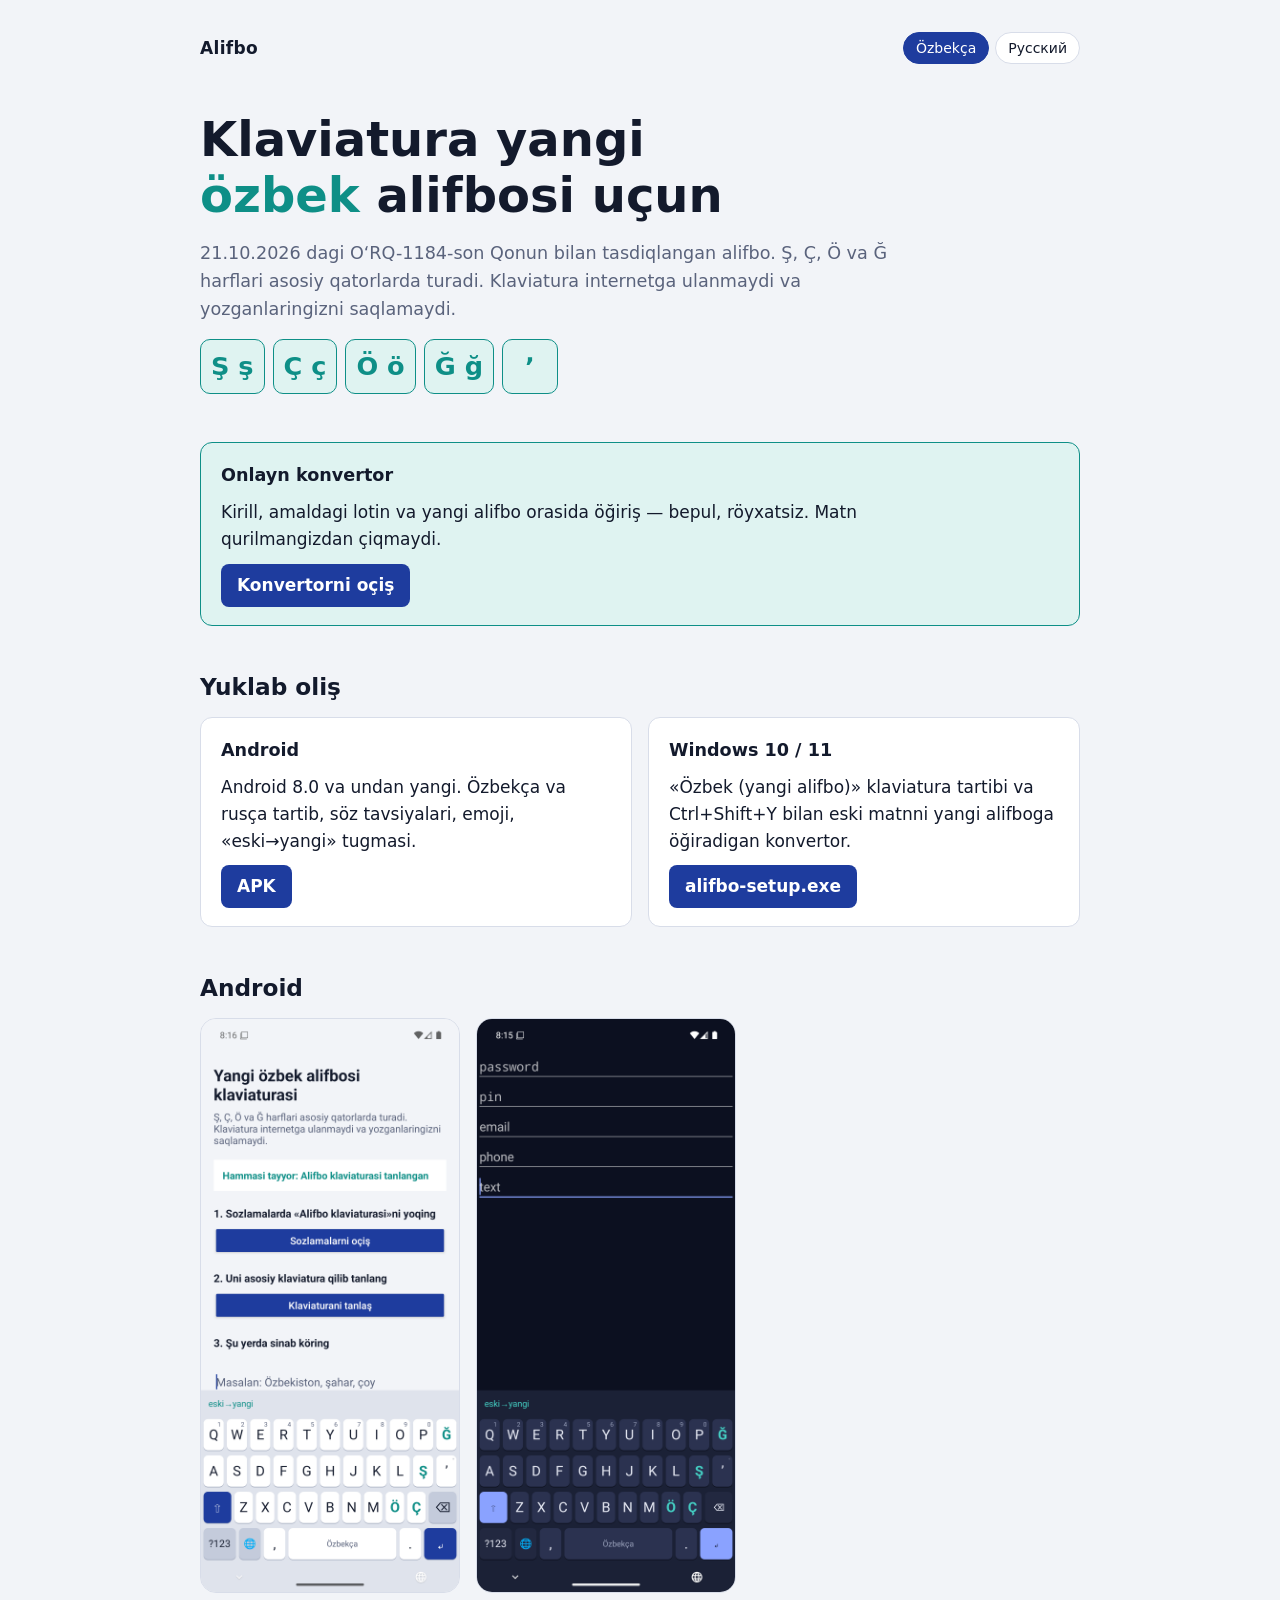
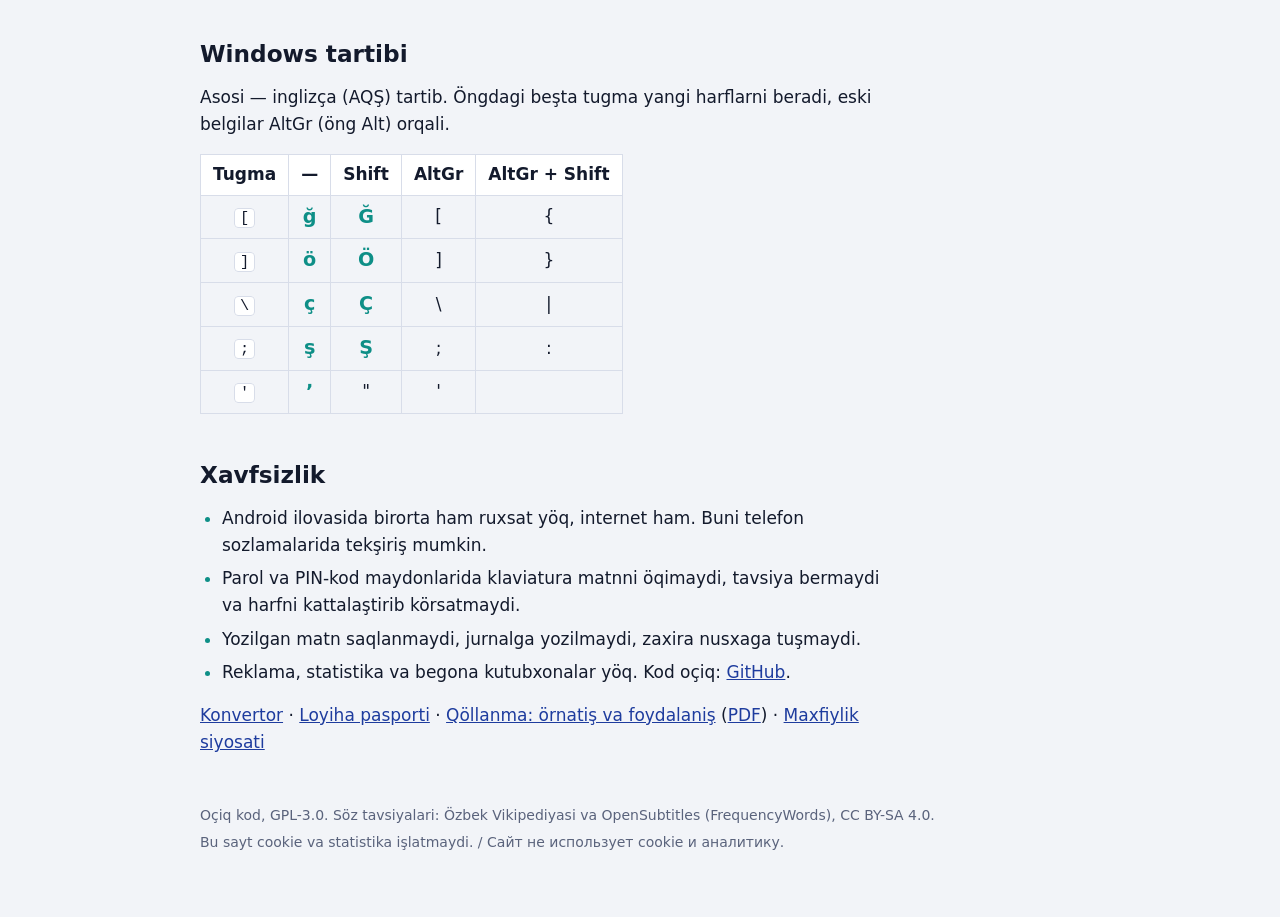
<file: docs/index.html>
<!doctype html>
<html lang="uz">
<head>
<meta charset="utf-8">
<meta name="viewport" content="width=device-width, initial-scale=1">
<title>Alifbo — yangi özbek alifbosi klaviaturasi</title>
<meta name="description" content="Klaviatura yangi özbek alifbosi uçun: Ş, Ç, Ö, Ğ asosiy qatorlarda. Android va Windows. Internetsiz, oçiq kod.">
<link rel="stylesheet" href="style.css">
<script src="lang.js"></script>
</head>
<body>
<main>
  <div class="top">
    <span class="brand">Alifbo</span>
    <div class="langs"><button type="button" data-lang="uz">Özbekça</button><button type="button" data-lang="ru">Русский</button></div>
  </div>

  <section>
    <h1 lang="uz">Klaviatura yangi <span class="acc">özbek</span> alifbosi uçun</h1>
    <h1 lang="ru">Клавиатура для нового <span class="acc">узбекского</span> алфавита</h1>
    <p class="lead" lang="uz">21.10.2026 dagi O‘RQ-1184-son Qonun bilan tasdiqlangan alifbo. Ş, Ç, Ö va Ğ harflari asosiy qatorlarda turadi. Klaviatura internetga ulanmaydi va yozganlaringizni saqlamaydi.</p>
    <p class="lead" lang="ru">Алфавит утверждён законом O‘RQ-1184 от 21.10.2026. Буквы Ş, Ç, Ö и Ğ стоят на основных рядах. Клавиатура не подключается к интернету и не сохраняет то, что вы пишете.</p>
    <div class="letters"><span>Ş ş</span><span>Ç ç</span><span>Ö ö</span><span>Ğ ğ</span><span>ʼ</span></div>
  </section>

  <section>
    <div class="card promo">
      <h3><span lang="uz">Onlayn konvertor</span><span lang="ru">Онлайн-конвертер</span></h3>
      <p lang="uz">Kirill, amaldagi lotin va yangi alifbo orasida öğiriş — bepul, röyxatsiz. Matn qurilmangizdan çiqmaydi.</p>
      <p lang="ru">Перевод между кириллицей, нынешней латиницей и новым алфавитом — бесплатно, без регистрации. Текст не покидает ваше устройство.</p>
      <a class="btn" href="konvertor.html"><span lang="uz">Konvertorni oçiş</span><span lang="ru">Открыть конвертер</span></a>
    </div>
  </section>

  <section>
    <h2 lang="uz">Yuklab oliş</h2>
    <h2 lang="ru">Скачать</h2>
    <div class="downloads">
      <div class="card">
        <h3>Android</h3>
        <p lang="uz">Android 8.0 va undan yangi. Özbekça va rusça tartib, söz tavsiyalari, emoji, «eski→yangi» tugmasi.</p>
        <p lang="ru">Android 8.0 и новее. Узбекская и русская раскладки, подсказки слов, эмодзи, кнопка «eski→yangi».</p>
        <a class="btn" href="https://github.com/uktamov-sh/alifbo/releases">APK</a>
      </div>
      <div class="card">
        <h3>Windows 10 / 11</h3>
        <p lang="uz">«Özbek (yangi alifbo)» klaviatura tartibi va Ctrl+Shift+Y bilan eski matnni yangi alifboga öğiradigan konvertor.</p>
        <p lang="ru">Раскладка «Özbek (yangi alifbo)» и конвертер: Ctrl+Shift+Y переписывает выделенный текст на новый алфавит.</p>
        <a class="btn" href="https://github.com/uktamov-sh/alifbo/releases">alifbo-setup.exe</a>
      </div>
    </div>
  </section>

  <section>
    <h2 lang="uz">Android</h2>
    <h2 lang="ru">Android</h2>
    <div class="shots">
      <img src="screenshots/android-light.png" alt="Alifbo klaviaturasi, yoruğ mavzu">
      <img src="screenshots/android-dark.png" alt="Alifbo klaviaturasi, qoronği mavzu">
    </div>
  </section>

  <section>
    <h2 lang="uz">Windows tartibi</h2>
    <h2 lang="ru">Раскладка Windows</h2>
    <p lang="uz">Asosi — inglizça (AQŞ) tartib. Öngdagi beşta tugma yangi harflarni beradi, eski belgilar AltGr (öng Alt) orqali.</p>
    <p lang="ru">Основа — американская раскладка. Пять клавиш справа дают новые буквы, прежние символы — через AltGr (правый Alt).</p>
    <div class="table-wrap">
      <table>
        <thead><tr><th><span lang="uz">Tugma</span><span lang="ru">Клавиша</span></th><th>—</th><th>Shift</th><th>AltGr</th><th>AltGr + Shift</th></tr></thead>
        <tbody>
          <tr><td><kbd>[</kbd></td><td class="new">ğ</td><td class="new">Ğ</td><td>[</td><td>{</td></tr>
          <tr><td><kbd>]</kbd></td><td class="new">ö</td><td class="new">Ö</td><td>]</td><td>}</td></tr>
          <tr><td><kbd>\</kbd></td><td class="new">ç</td><td class="new">Ç</td><td>\</td><td>|</td></tr>
          <tr><td><kbd>;</kbd></td><td class="new">ş</td><td class="new">Ş</td><td>;</td><td>:</td></tr>
          <tr><td><kbd>'</kbd></td><td class="new">ʼ</td><td>"</td><td>'</td><td></td></tr>
        </tbody>
      </table>
    </div>
  </section>

  <section>
    <h2 lang="uz">Xavfsizlik</h2>
    <h2 lang="ru">Безопасность</h2>
    <ul lang="uz">
      <li>Android ilovasida birorta ham ruxsat yöq, internet ham. Buni telefon sozlamalarida tekşiriş mumkin.</li>
      <li>Parol va PIN-kod maydonlarida klaviatura matnni öqimaydi, tavsiya bermaydi va harfni kattalaştirib körsatmaydi.</li>
      <li>Yozilgan matn saqlanmaydi, jurnalga yozilmaydi, zaxira nusxaga tuşmaydi.</li>
      <li>Reklama, statistika va begona kutubxonalar yöq. Kod oçiq: <a href="https://github.com/uktamov-sh/alifbo">GitHub</a>.</li>
    </ul>
    <ul lang="ru">
      <li>У Android-приложения нет ни одного разрешения, в том числе интернета. Это можно проверить в настройках телефона.</li>
      <li>В полях паролей и PIN-кодов клавиатура не читает текст, не подсказывает и не показывает букву крупно.</li>
      <li>Набранный текст не сохраняется, не пишется в журнал и не попадает в резервные копии.</li>
      <li>Нет рекламы, аналитики и сторонних библиотек. Код открыт: <a href="https://github.com/uktamov-sh/alifbo">GitHub</a>.</li>
    </ul>
    <p><a href="konvertor.html"><span lang="uz">Konvertor</span><span lang="ru">Конвертер</span></a> · <a href="passport.html"><span lang="uz">Loyiha pasporti</span><span lang="ru">Паспорт проекта</span></a> · <a href="guide.html"><span lang="uz">Qöllanma: örnatiş va foydalaniş</span><span lang="ru">Инструкция: установка и использование</span></a> (<a href="Alifbo-qollanma.pdf" download>PDF</a>) · <a href="privacy.html"><span lang="uz">Maxfiylik siyosati</span><span lang="ru">Политика конфиденциальности</span></a></p>
  </section>

  <footer>
    <span lang="uz">Oçiq kod, GPL-3.0. Söz tavsiyalari: Özbek Vikipediyasi va OpenSubtitles (FrequencyWords), CC BY-SA 4.0.</span>
    <span lang="ru">Открытый код, GPL-3.0. Подсказки слов: узбекская Википедия и OpenSubtitles (FrequencyWords), CC BY-SA 4.0.</span>
    <span>Bu sayt cookie va statistika işlatmaydi. / Сайт не использует cookie и аналитику.</span>
  </footer>
</main>
</body>
</html>
</file>
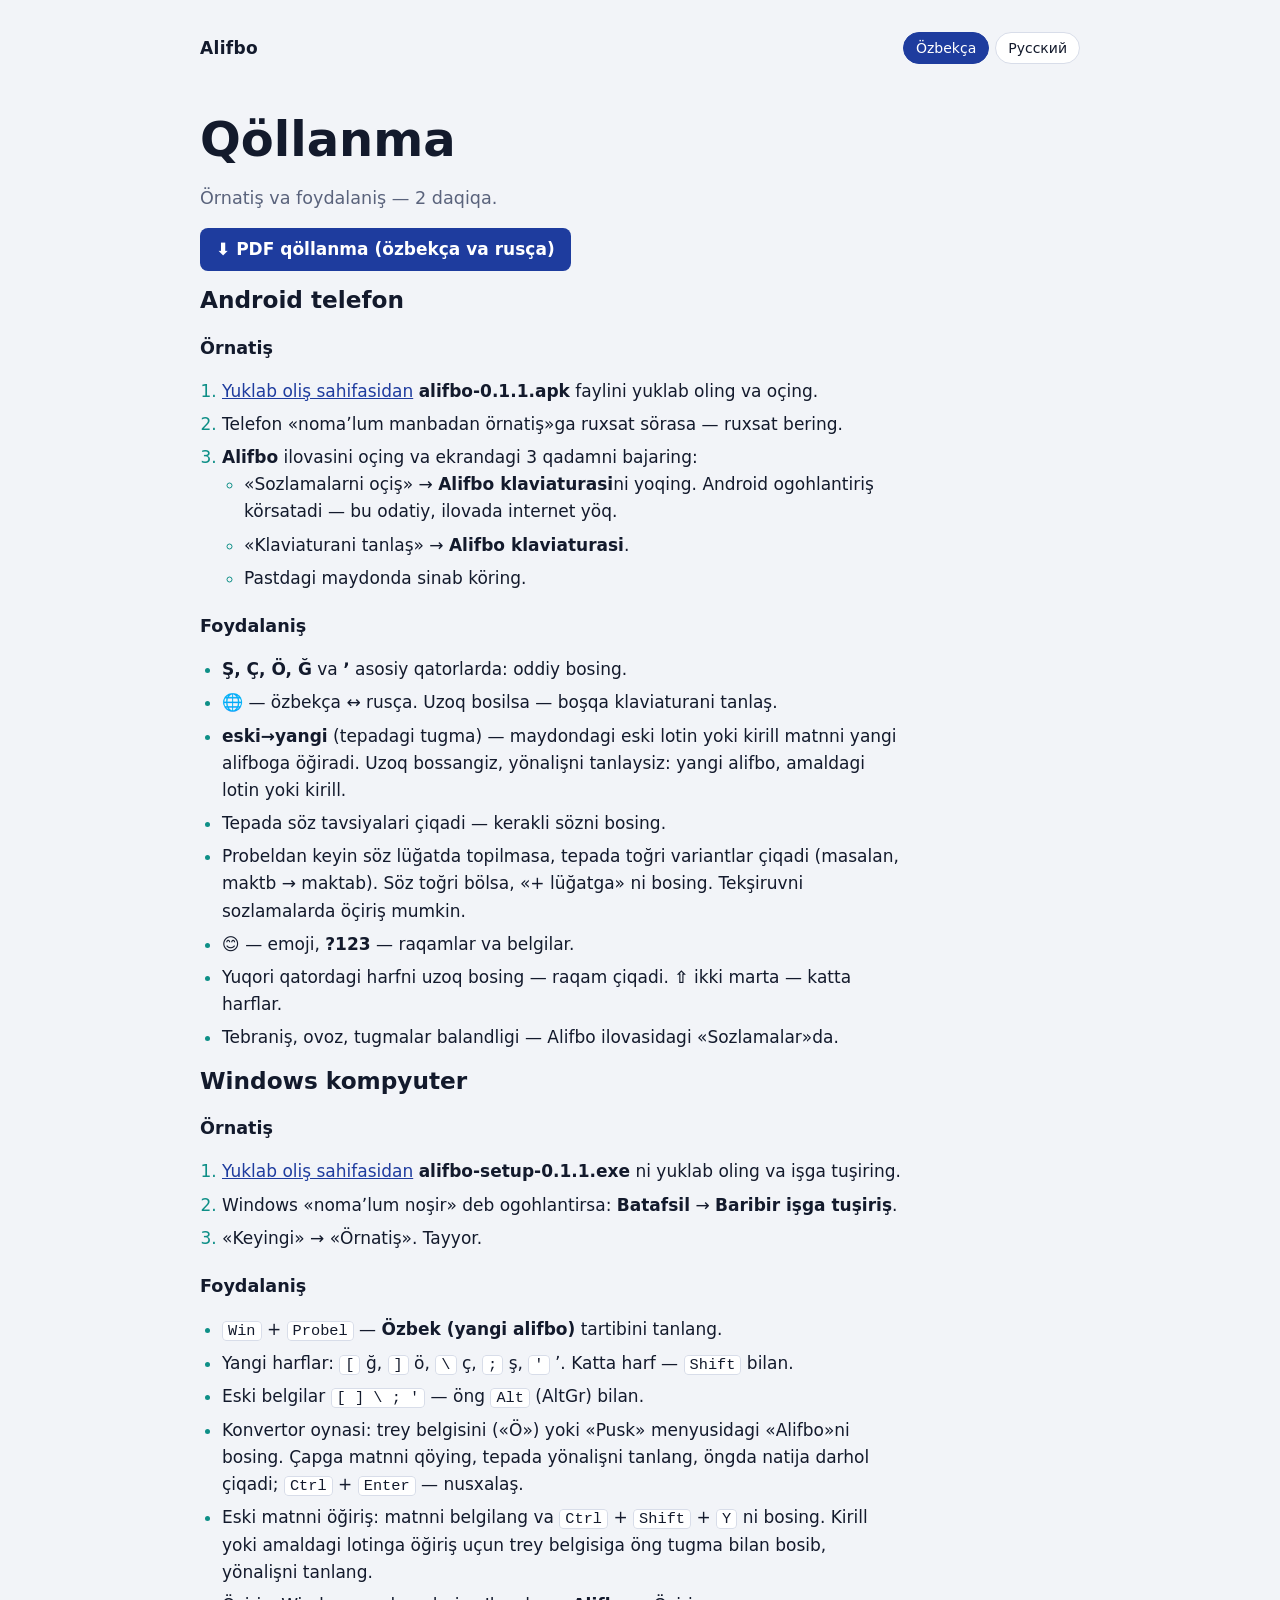
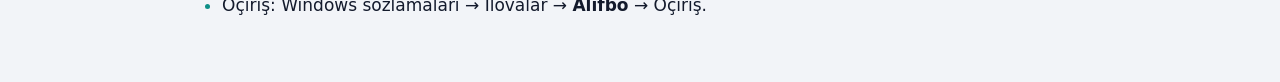
<file: docs/guide.html>
<!doctype html>
<html lang="uz">
<head>
<meta charset="utf-8">
<meta name="viewport" content="width=device-width, initial-scale=1">
<title>Alifbo — qöllanma</title>
<link rel="stylesheet" href="style.css">
<script src="lang.js"></script>
</head>
<body>
<main>
  <div class="top">
    <a class="brand" href="./">Alifbo</a>
    <div class="langs"><button type="button" data-lang="uz">Özbekça</button><button type="button" data-lang="ru">Русский</button></div>
  </div>

  <section lang="uz">
    <h1>Qöllanma</h1>
    <p class="lead">Örnatiş va foydalaniş — 2 daqiqa.</p>
    <p><a class="btn" href="Alifbo-qollanma.pdf" download>⬇ PDF qöllanma (özbekça va rusça)</a></p>

    <h2>Android telefon</h2>
    <h3>Örnatiş</h3>
    <ol>
      <li><a href="https://github.com/uktamov-sh/alifbo/releases">Yuklab oliş sahifasidan</a> <b>alifbo-0.1.1.apk</b> faylini yuklab oling va oçing.</li>
      <li>Telefon «nomaʼlum manbadan örnatiş»ga ruxsat sörasa — ruxsat bering.</li>
      <li><b>Alifbo</b> ilovasini oçing va ekrandagi 3 qadamni bajaring:
        <ul>
          <li>«Sozlamalarni oçiş» → <b>Alifbo klaviaturasi</b>ni yoqing. Android ogohlantiriş körsatadi — bu odatiy, ilovada internet yöq.</li>
          <li>«Klaviaturani tanlaş» → <b>Alifbo klaviaturasi</b>.</li>
          <li>Pastdagi maydonda sinab köring.</li>
        </ul>
      </li>
    </ol>
    <h3>Foydalaniş</h3>
    <ul>
      <li><b>Ş, Ç, Ö, Ğ</b> va <b>ʼ</b> asosiy qatorlarda: oddiy bosing.</li>
      <li><b>🌐</b> — özbekça ↔ rusça. Uzoq bosilsa — boşqa klaviaturani tanlaş.</li>
      <li><b>eski→yangi</b> (tepadagi tugma) — maydondagi eski lotin yoki kirill matnni yangi alifboga öğiradi. Uzoq bossangiz, yönalişni tanlaysiz: yangi alifbo, amaldagi lotin yoki kirill.</li>
      <li>Tepada söz tavsiyalari çiqadi — kerakli sözni bosing.</li>
      <li>Probeldan keyin söz lüğatda topilmasa, tepada toğri variantlar çiqadi (masalan, maktb → maktab). Söz toğri bölsa, «+ lüğatga» ni bosing. Tekşiruvni sozlamalarda öçiriş mumkin.</li>
      <li><b>😊</b> — emoji, <b>?123</b> — raqamlar va belgilar.</li>
      <li>Yuqori qatordagi harfni uzoq bosing — raqam çiqadi. <b>⇧</b> ikki marta — katta harflar.</li>
      <li>Tebraniş, ovoz, tugmalar balandligi — Alifbo ilovasidagi «Sozlamalar»da.</li>
    </ul>

    <h2>Windows kompyuter</h2>
    <h3>Örnatiş</h3>
    <ol>
      <li><a href="https://github.com/uktamov-sh/alifbo/releases">Yuklab oliş sahifasidan</a> <b>alifbo-setup-0.1.1.exe</b> ni yuklab oling va işga tuşiring.</li>
      <li>Windows «nomaʼlum noşir» deb ogohlantirsa: <b>Batafsil</b> → <b>Baribir işga tuşiriş</b>.</li>
      <li>«Keyingi» → «Örnatiş». Tayyor.</li>
    </ol>
    <h3>Foydalaniş</h3>
    <ul>
      <li><kbd>Win</kbd> + <kbd>Probel</kbd> — <b>Özbek (yangi alifbo)</b> tartibini tanlang.</li>
      <li>Yangi harflar: <kbd>[</kbd> ğ, <kbd>]</kbd> ö, <kbd>\</kbd> ç, <kbd>;</kbd> ş, <kbd>'</kbd> ʼ. Katta harf — <kbd>Shift</kbd> bilan.</li>
      <li>Eski belgilar <kbd>[ ] \ ; '</kbd> — öng <kbd>Alt</kbd> (AltGr) bilan.</li>
      <li>Konvertor oynasi: trey belgisini («Ö») yoki «Pusk» menyusidagi «Alifbo»ni bosing. Çapga matnni qöying, tepada yönalişni tanlang, öngda natija darhol çiqadi; <kbd>Ctrl</kbd> + <kbd>Enter</kbd> — nusxalaş.</li>
      <li>Eski matnni öğiriş: matnni belgilang va <kbd>Ctrl</kbd> + <kbd>Shift</kbd> + <kbd>Y</kbd> ni bosing. Kirill yoki amaldagi lotinga öğiriş uçun trey belgisiga öng tugma bilan bosib, yönalişni tanlang.</li>
      <li>Öçiriş: Windows sozlamalari → Ilovalar → <b>Alifbo</b> → Öçiriş.</li>
    </ul>
  </section>

  <section lang="ru">
    <h1>Инструкция</h1>
    <p class="lead">Установка и использование — 2 минуты.</p>
    <p><a class="btn" href="Alifbo-qollanma.pdf" download>⬇ Инструкция в PDF (узбекский и русский)</a></p>

    <h2>Телефон Android</h2>
    <h3>Установка</h3>
    <ol>
      <li>На <a href="https://github.com/uktamov-sh/alifbo/releases">странице загрузки</a> скачайте <b>alifbo-0.1.1.apk</b> и откройте его.</li>
      <li>Если телефон попросит разрешить установку из неизвестного источника — разрешите.</li>
      <li>Откройте приложение <b>Alifbo</b> и выполните 3 шага на экране:
        <ul>
          <li>«Открыть настройки» → включите <b>Клавиатура Alifbo</b>. Android покажет предупреждение — это стандартно, интернета у приложения нет.</li>
          <li>«Выбрать клавиатуру» → <b>Клавиатура Alifbo</b>.</li>
          <li>Попробуйте в поле внизу.</li>
        </ul>
      </li>
    </ol>
    <h3>Как пользоваться</h3>
    <ul>
      <li><b>Ş, Ç, Ö, Ğ</b> и <b>ʼ</b> на основных рядах: просто нажимайте.</li>
      <li><b>🌐</b> — узбекский ↔ русский. Долгое нажатие — выбор другой клавиатуры.</li>
      <li><b>eski→yangi</b> (кнопка сверху) — переписывает текст поля со старой латиницы или кириллицы на новый алфавит. Долгое нажатие — выбор направления: новый алфавит, нынешняя латиница или кириллица.</li>
      <li>Сверху появляются подсказки слов — нажмите нужное.</li>
      <li>Если после пробела слова нет в словаре, сверху появятся варианты исправления (например, maktb → maktab). Если слово верное, нажмите «+ в словарь». Проверку можно выключить в настройках.</li>
      <li><b>😊</b> — эмодзи, <b>?123</b> — цифры и символы.</li>
      <li>Долгое нажатие на букву верхнего ряда — цифра. <b>⇧</b> два раза — все заглавные.</li>
      <li>Вибрация, звук, высота клавиш — в «Настройках» приложения Alifbo.</li>
    </ul>

    <h2>Компьютер Windows</h2>
    <h3>Установка</h3>
    <ol>
      <li>На <a href="https://github.com/uktamov-sh/alifbo/releases">странице загрузки</a> скачайте <b>alifbo-setup-0.1.1.exe</b> и запустите.</li>
      <li>Если Windows предупредит о неизвестном издателе: <b>Подробнее</b> → <b>Выполнить в любом случае</b>.</li>
      <li>«Далее» → «Установить». Готово.</li>
    </ol>
    <h3>Как пользоваться</h3>
    <ul>
      <li><kbd>Win</kbd> + <kbd>Пробел</kbd> — выберите раскладку <b>Özbek (yangi alifbo)</b>.</li>
      <li>Новые буквы: <kbd>[</kbd> ğ, <kbd>]</kbd> ö, <kbd>\</kbd> ç, <kbd>;</kbd> ş, <kbd>'</kbd> ʼ. Заглавные — с <kbd>Shift</kbd>.</li>
      <li>Прежние символы <kbd>[ ] \ ; '</kbd> — с правым <kbd>Alt</kbd> (AltGr).</li>
      <li>Окно конвертера: щёлкните по значку «Ö» в трее или по «Alifbo» в меню «Пуск». Вставьте текст слева, сверху выберите направление, справа сразу результат; <kbd>Ctrl</kbd> + <kbd>Enter</kbd> — копировать.</li>
      <li>Переписать старый текст в любой программе: выделите его и нажмите <kbd>Ctrl</kbd> + <kbd>Shift</kbd> + <kbd>Y</kbd>. Чтобы переводить на кириллицу или нынешнюю латиницу, выберите направление в меню значка в трее (правый клик).</li>
      <li>Удаление: Параметры Windows → Приложения → <b>Alifbo</b> → Удалить.</li>
    </ul>
  </section>
</main>
</body>
</html>
</file>
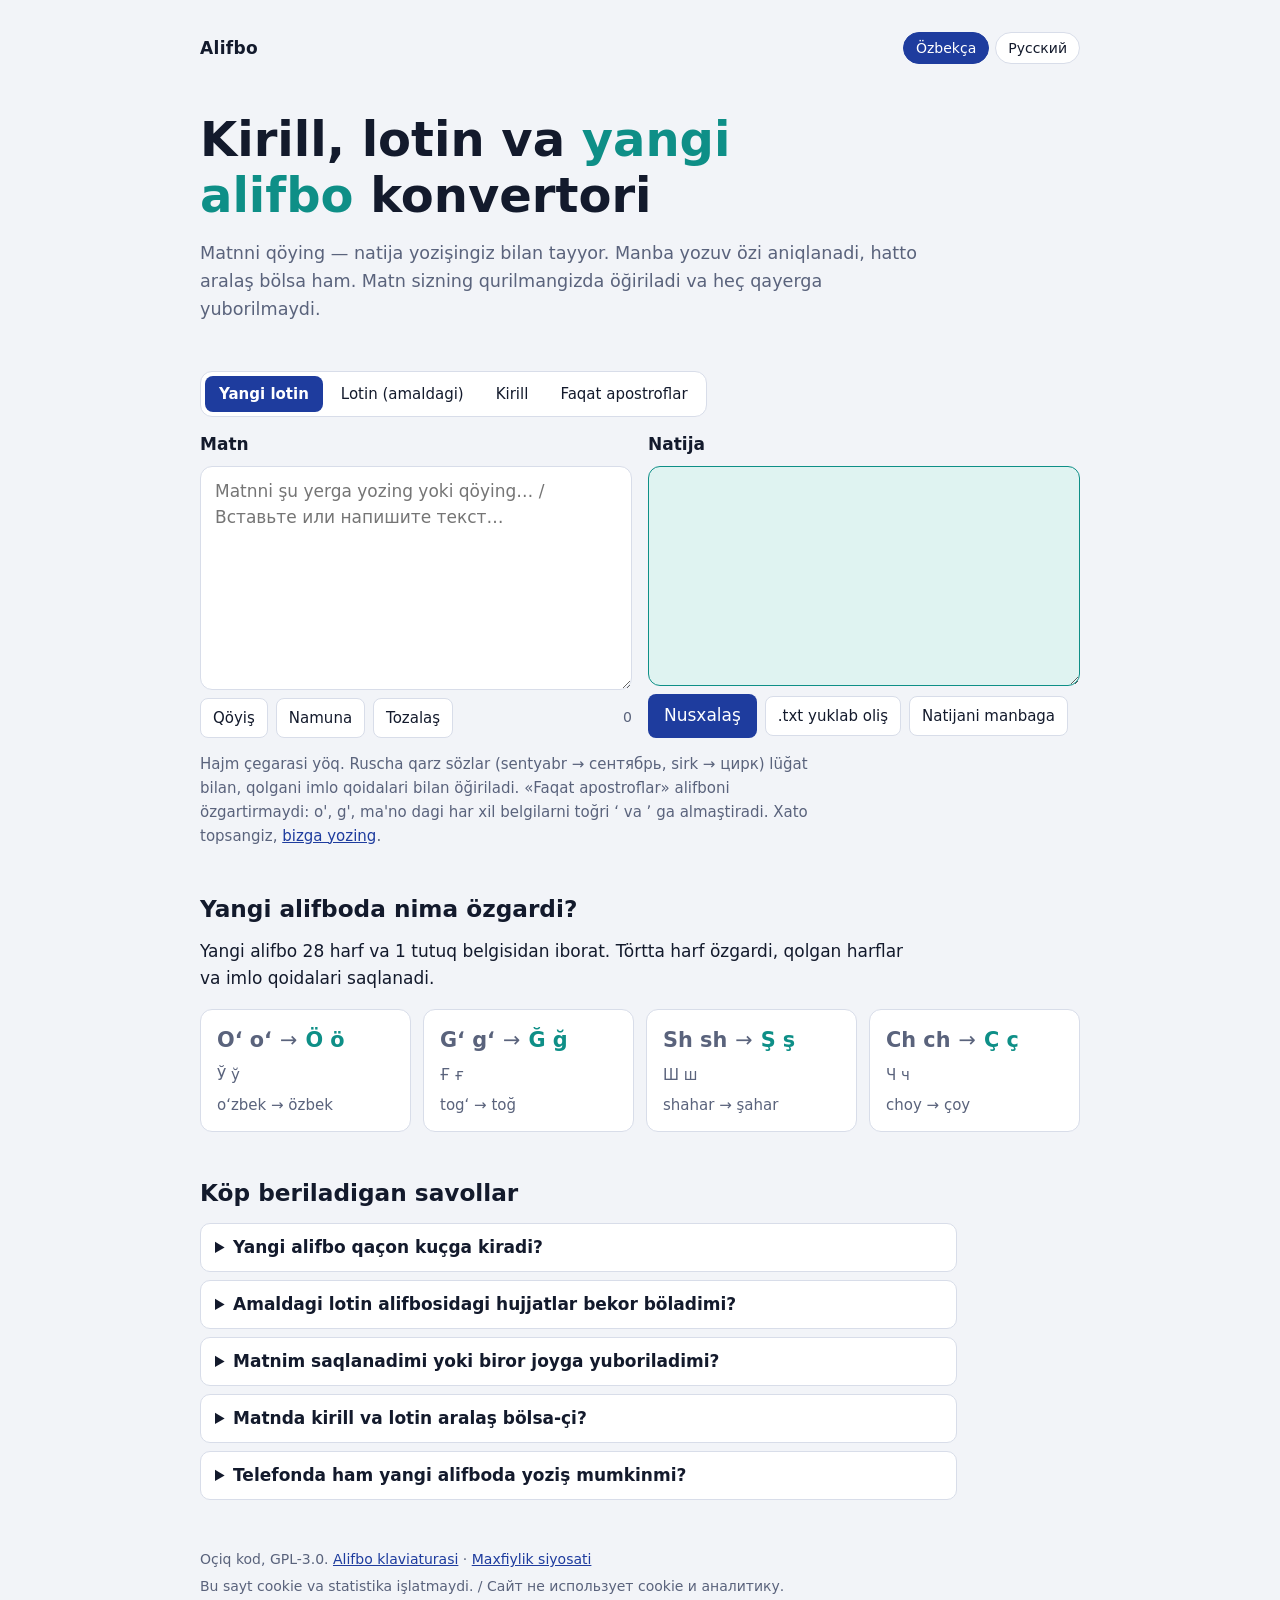
<file: docs/konvertor.html>
<!doctype html>
<html lang="uz">
<head>
<meta charset="utf-8">
<meta name="viewport" content="width=device-width, initial-scale=1">
<title>Kirilldan lotinga va yangi alifboga öğiriş — Alifbo</title>
<meta name="description" content="Bepul konvertor: kirill, amaldagi lotin va yangi özbek alifbosi (Ö, Ğ, Ş, Ç) orasida. Matn qurilmangizdan çiqmaydi, internetsiz işlaydi.">
<link rel="stylesheet" href="style.css">
<script src="lang.js"></script>
<script src="converter.js"></script>
</head>
<body>
<main>
  <div class="top">
    <a class="brand" href="index.html">Alifbo</a>
    <div class="langs"><button type="button" data-lang="uz">Özbekça</button><button type="button" data-lang="ru">Русский</button></div>
  </div>

  <section>
    <h1 lang="uz">Kirill, lotin va <span class="acc">yangi alifbo</span> konvertori</h1>
    <h1 lang="ru">Конвертер: кириллица, латиница и <span class="acc">новый алфавит</span></h1>
    <p class="lead" lang="uz">Matnni qöying — natija yozişingiz bilan tayyor. Manba yozuv özi aniqlanadi, hatto aralaş bölsa ham. Matn sizning qurilmangizda öğiriladi va heç qayerga yuborilmaydi.</p>
    <p class="lead" lang="ru">Вставьте текст — результат появляется по мере набора. Исходный алфавит определяется сам, даже если текст смешанный. Текст переводится на вашем устройстве и никуда не отправляется.</p>
  </section>

  <section class="tool" aria-label="Konvertor">
    <div class="seg" role="radiogroup" aria-label="Qaysi alifboga / В какой алфавит">
      <button type="button" role="radio" data-target="new"><span lang="uz">Yangi lotin</span><span lang="ru">Новая латиница</span></button>
      <button type="button" role="radio" data-target="old"><span lang="uz">Lotin (amaldagi)</span><span lang="ru">Латиница (нынешняя)</span></button>
      <button type="button" role="radio" data-target="cyr"><span lang="uz">Kirill</span><span lang="ru">Кириллица</span></button>
      <button type="button" role="radio" data-target="ap" title="oʻ gʻ maʼno"><span lang="uz">Faqat apostroflar</span><span lang="ru">Только апострофы</span></button>
    </div>

    <div class="panes">
      <div class="pane">
        <div class="pane-head">
          <label for="src"><span lang="uz">Matn</span><span lang="ru">Текст</span></label>
          <span class="detected" id="detected" aria-live="polite"></span>
        </div>
        <textarea id="src" spellcheck="false" autocomplete="off" placeholder="Matnni şu yerga yozing yoki qöying… / Вставьте или напишите текст…"></textarea>
        <div class="pane-actions">
          <button type="button" class="ghost" id="paste"><span lang="uz">Qöyiş</span><span lang="ru">Вставить</span></button>
          <button type="button" class="ghost" id="sample"><span lang="uz">Namuna</span><span lang="ru">Пример</span></button>
          <button type="button" class="ghost" id="clear"><span lang="uz">Tozalaş</span><span lang="ru">Очистить</span></button>
          <span class="count" id="count">0</span>
        </div>
      </div>
      <div class="pane">
        <div class="pane-head">
          <label for="out"><span lang="uz">Natija</span><span lang="ru">Результат</span></label>
        </div>
        <textarea id="out" readonly spellcheck="false"></textarea>
        <div class="pane-actions">
          <button type="button" class="btn" id="copy"><span lang="uz">Nusxalaş</span><span lang="ru">Копировать</span></button>
          <button type="button" class="ghost" id="download"><span lang="uz">.txt yuklab oliş</span><span lang="ru">Скачать .txt</span></button>
          <button type="button" class="ghost" id="swap"><span lang="uz">Natijani manbaga</span><span lang="ru">Результат в исходный</span></button>
        </div>
      </div>
    </div>
    <p class="note" lang="uz">Hajm çegarasi yöq. Ruscha qarz sözlar (sentyabr → сентябрь, sirk → цирк) lüğat bilan, qolgani imlo qoidalari bilan öğiriladi. «Faqat apostroflar» alifboni özgartirmaydi: o', g', ma'no dagi har xil belgilarni toğri ʻ va ʼ ga almaştiradi. Xato topsangiz, <a href="https://github.com/uktamov-sh/alifbo/issues">bizga yozing</a>.</p>
    <p class="note" lang="ru">Ограничения по объёму нет. Русские заимствования (sentyabr → сентябрь, sirk → цирк) переводятся по словарю, остальное — по правилам орфографии. «Только апострофы» не меняет алфавит: разные значки в o', g', ma'no заменяются на правильные ʻ и ʼ. Нашли ошибку — <a href="https://github.com/uktamov-sh/alifbo/issues">напишите нам</a>.</p>
  </section>

  <section id="yangi-alifbo">
    <h2 lang="uz">Yangi alifboda nima özgardi?</h2>
    <h2 lang="ru">Что изменилось в новом алфавите?</h2>
    <p lang="uz">Yangi alifbo 28 harf va 1 tutuq belgisidan iborat. Törtta harf özgardi, qolgan harflar va imlo qoidalari saqlanadi.</p>
    <p lang="ru">Новый алфавит — 28 букв и знак тутук. Изменились четыре буквы, остальные буквы и правила орфографии сохраняются.</p>
    <div class="changes">
      <div class="change"><div class="pair"><span class="was">Oʻ oʻ</span><span class="arrow">→</span><span class="now">Ö ö</span></div><div class="cyr">Ў ў</div><div class="ex">oʻzbek → özbek</div></div>
      <div class="change"><div class="pair"><span class="was">Gʻ gʻ</span><span class="arrow">→</span><span class="now">Ğ ğ</span></div><div class="cyr">Ғ ғ</div><div class="ex">togʻ → toğ</div></div>
      <div class="change"><div class="pair"><span class="was">Sh sh</span><span class="arrow">→</span><span class="now">Ş ş</span></div><div class="cyr">Ш ш</div><div class="ex">shahar → şahar</div></div>
      <div class="change"><div class="pair"><span class="was">Ch ch</span><span class="arrow">→</span><span class="now">Ç ç</span></div><div class="cyr">Ч ч</div><div class="ex">choy → çoy</div></div>
    </div>
  </section>

  <section>
    <h2 lang="uz">Köp beriladigan savollar</h2>
    <h2 lang="ru">Частые вопросы</h2>
    <div class="faq" lang="uz">
      <details><summary>Yangi alifbo qaçon kuçga kiradi?</summary><p>21.10.2026 dagi O‘RQ-1184-son Qonun 2027-yil 22-apreldan kuçga kiradi. Ötiş bosqiçma-bosqiç böladi.</p></details>
      <details><summary>Amaldagi lotin alifbosidagi hujjatlar bekor böladimi?</summary><p>Yöq. Amaldagi lotin alifbosida rasmiylaştirilgan hujjatlar kuçda qoladi.</p></details>
      <details><summary>Matnim saqlanadimi yoki biror joyga yuboriladimi?</summary><p>Yöq. Konvertor şu sahifaning özida, brauzeringizda işlaydi. Sahifa yuklangandan keyin internetni özirsangiz ham işlayveradi.</p></details>
      <details><summary>Matnda kirill va lotin aralaş bölsa-çi?</summary><p>Har bir söz alohida öğiriladi: kirill söz kirill qoidalari bilan, lotin söz lotin qoidalari bilan.</p></details>
      <details><summary>Telefonda ham yangi alifboda yoziş mumkinmi?</summary><p>Ha. <a href="index.html">Alifbo klaviaturasida</a> Ş, Ç, Ö va Ğ asosiy qatorlarda turadi, «eski→yangi» tugmasi esa yozilgan matnni bir bosişda öğiradi.</p></details>
    </div>
    <div class="faq" lang="ru">
      <details><summary>Когда новый алфавит вступает в силу?</summary><p>Закон O‘RQ-1184 от 21.10.2026 вступает в силу 22 апреля 2027 года. Переход будет поэтапным.</p></details>
      <details><summary>Документы на нынешней латинице станут недействительными?</summary><p>Нет. Документы, оформленные нынешней латиницей, остаются в силе.</p></details>
      <details><summary>Мой текст сохраняется или куда-то отправляется?</summary><p>Нет. Конвертер работает прямо на этой странице, в вашем браузере. После загрузки страницы он работает даже без интернета.</p></details>
      <details><summary>Что, если в тексте смешаны кириллица и латиница?</summary><p>Каждое слово переводится отдельно: кириллическое по правилам кириллицы, латинское по правилам латиницы.</p></details>
      <details><summary>Можно ли писать новым алфавитом на телефоне?</summary><p>Да. В <a href="index.html">клавиатуре Alifbo</a> Ş, Ç, Ö и Ğ стоят на основных рядах, а кнопка «eski→yangi» переводит набранный текст одним нажатием.</p></details>
    </div>
  </section>

  <footer>
    <span lang="uz">Oçiq kod, GPL-3.0. <a href="index.html">Alifbo klaviaturasi</a> · <a href="privacy.html">Maxfiylik siyosati</a></span>
    <span lang="ru">Открытый код, GPL-3.0. <a href="index.html">Клавиатура Alifbo</a> · <a href="privacy.html">Политика конфиденциальности</a></span>
    <span>Bu sayt cookie va statistika işlatmaydi. / Сайт не использует cookie и аналитику.</span>
  </footer>
</main>
<script>
(function () {
  var C = window.AlifboConverter;
  var convert = { new: C.toNewLatin, old: C.toOldLatin, cyr: C.toCyrillic, ap: C.fixApostrophes };
  var SAMPLE = "Oʻzbekiston Respublikasi — Toshkent shahri. Ўзбекистон Республикаси пойтахти Тошкент шаҳри. Choy, togʻ, maʼno, sentyabr.";
  var src = document.getElementById("src"), out = document.getElementById("out");
  var detected = document.getElementById("detected"), count = document.getElementById("count");
  var target = "new";
  try { target = localStorage.getItem("alifbo-target") || "new"; } catch (e) {}
  if (!convert[target]) target = "new";

  function t(uz, ru) { return document.documentElement.lang === "ru" ? ru : uz; }

  // Какие алфавиты есть в тексте: кириллица, новая латиница (Ö Ğ Ş Ç), нынешняя (oʻ gʻ sh ch).
  function detect(text) {
    var kinds = [];
    if (/[а-яёўқғҳ]/i.test(text)) kinds.push(t("kirill", "кириллица"));
    if (/[ÖöĞğŞşÇç]/.test(text)) kinds.push(t("yangi lotin", "новая латиница"));
    if (/[OoGg]['‘’ʻʼ`]|\b\w*(sh|ch)/i.test(text) && !/[ŞşÇç]/.test(text)) kinds.push(t("amaldagi lotin", "нынешняя латиница"));
    else if (!kinds.length && /[a-z]/i.test(text)) kinds.push(t("lotin", "латиница"));
    return kinds.length ? t("Aniqlandi: ", "Определено: ") + kinds.join(" + ") : "";
  }

  function run() {
    out.value = convert[target](src.value);
    detected.textContent = detect(src.value);
    count.textContent = src.value.length.toLocaleString("ru-RU");
  }

  function setTarget(v) {
    target = v;
    document.querySelectorAll(".seg button").forEach(function (b) {
      b.setAttribute("aria-checked", String(b.dataset.target === v));
    });
    try { localStorage.setItem("alifbo-target", v); } catch (e) {}
    run();
  }

  function flash(btn, uz, ru) {
    var keep = btn.innerHTML;
    btn.textContent = t(uz, ru);
    setTimeout(function () { btn.innerHTML = keep; }, 1200);
  }

  document.querySelectorAll(".seg button").forEach(function (b) {
    b.addEventListener("click", function () { setTarget(b.dataset.target); });
  });
  src.addEventListener("input", run);
  document.getElementById("sample").addEventListener("click", function () { src.value = SAMPLE; run(); src.focus(); });
  document.getElementById("clear").addEventListener("click", function () { src.value = ""; run(); src.focus(); });
  document.getElementById("paste").addEventListener("click", function () {
    if (!navigator.clipboard || !navigator.clipboard.readText) { src.focus(); return; }
    navigator.clipboard.readText().then(function (s) { src.value = s; run(); }, function () { src.focus(); });
  });
  document.getElementById("copy").addEventListener("click", function (e) {
    var btn = e.currentTarget;
    var done = function () { flash(btn, "Nusxalandi", "Скопировано"); };
    if (navigator.clipboard && navigator.clipboard.writeText) navigator.clipboard.writeText(out.value).then(done, function () { out.select(); document.execCommand("copy"); done(); });
    else { out.select(); document.execCommand("copy"); done(); }
  });
  document.getElementById("download").addEventListener("click", function () {
    var a = document.createElement("a");
    a.href = URL.createObjectURL(new Blob([out.value], { type: "text/plain;charset=utf-8" }));
    a.download = "alifbo-" + target + ".txt";
    a.click();
    setTimeout(function () { URL.revokeObjectURL(a.href); }, 1000);
  });
  document.getElementById("swap").addEventListener("click", function () { src.value = out.value; run(); src.focus(); });
  // lang.js меняет язык в своём обработчике, поэтому подписи обновляем после него.
  document.querySelectorAll(".langs button").forEach(function (b) { b.addEventListener("click", function () { setTimeout(run, 0); }); });

  setTarget(target);
})();
</script>
</body>
</html>
</file>
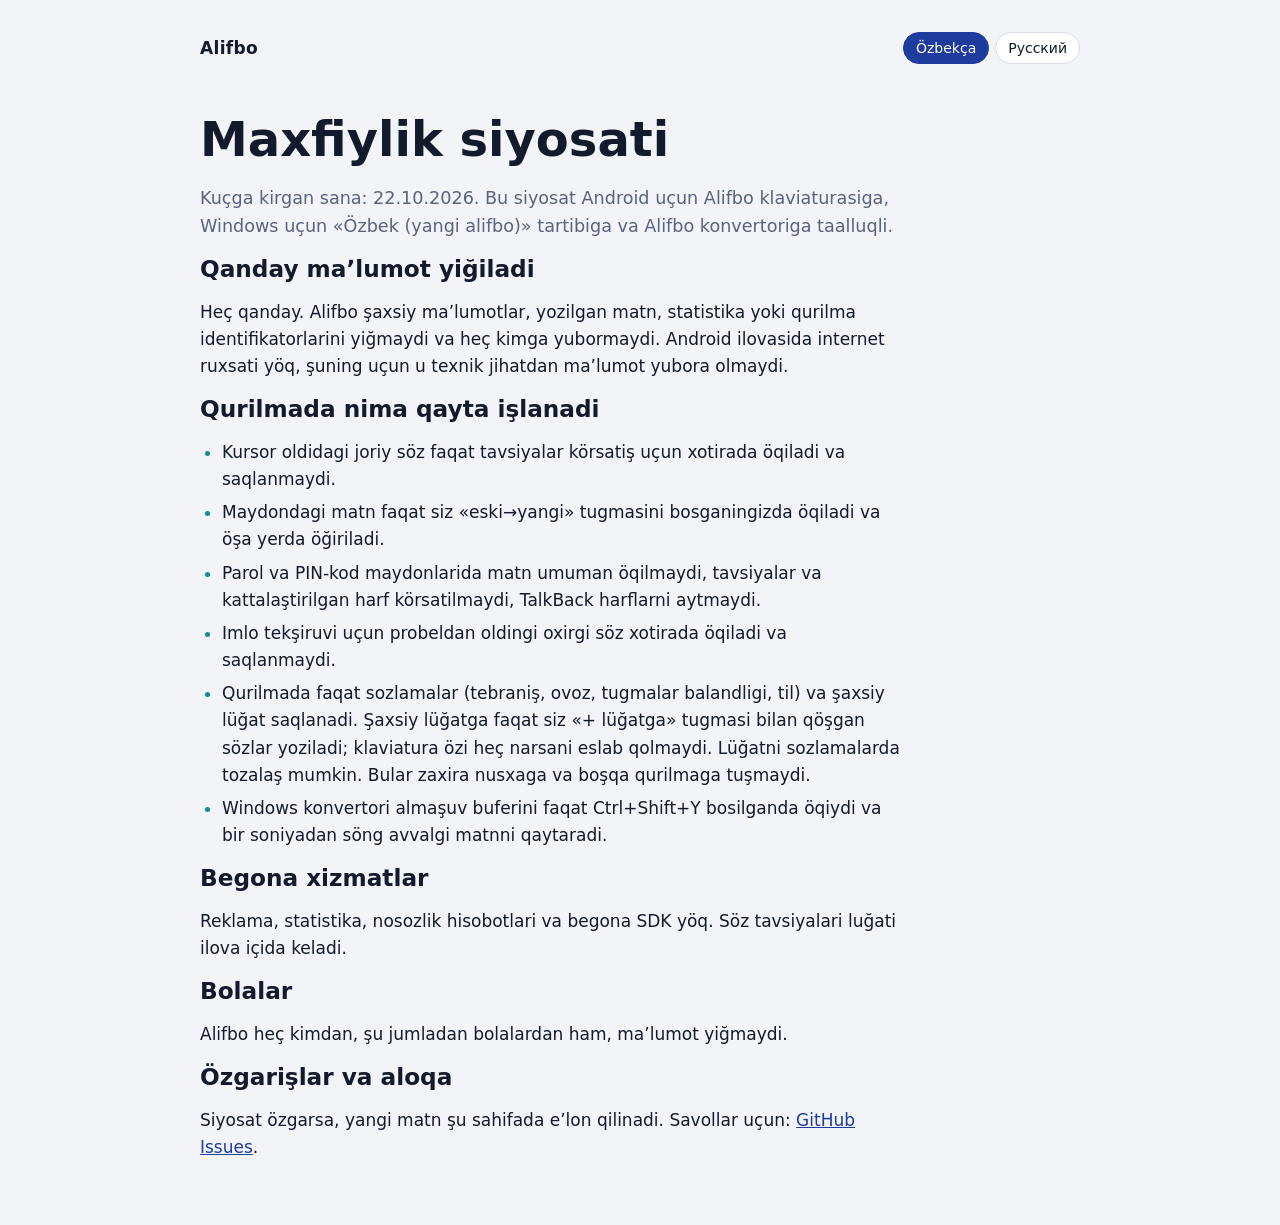
<file: docs/privacy.html>
<!doctype html>
<html lang="uz">
<head>
<meta charset="utf-8">
<meta name="viewport" content="width=device-width, initial-scale=1">
<title>Alifbo — maxfiylik siyosati</title>
<link rel="stylesheet" href="style.css">
<script src="lang.js"></script>
</head>
<body>
<main>
  <div class="top">
    <a class="brand" href="./">Alifbo</a>
    <div class="langs"><button type="button" data-lang="uz">Özbekça</button><button type="button" data-lang="ru">Русский</button></div>
  </div>

  <section lang="uz">
    <h1>Maxfiylik siyosati</h1>
    <p class="lead">Kuçga kirgan sana: 22.10.2026. Bu siyosat Android uçun Alifbo klaviaturasiga, Windows uçun «Özbek (yangi alifbo)» tartibiga va Alifbo konvertoriga taalluqli.</p>

    <h2>Qanday maʼlumot yiğiladi</h2>
    <p>Heç qanday. Alifbo şaxsiy maʼlumotlar, yozilgan matn, statistika yoki qurilma identifikatorlarini yiğmaydi va heç kimga yubormaydi. Android ilovasida internet ruxsati yöq, şuning uçun u texnik jihatdan maʼlumot yubora olmaydi.</p>

    <h2>Qurilmada nima qayta işlanadi</h2>
    <ul>
      <li>Kursor oldidagi joriy söz faqat tavsiyalar körsatiş uçun xotirada öqiladi va saqlanmaydi.</li>
      <li>Maydondagi matn faqat siz «eski→yangi» tugmasini bosganingizda öqiladi va öşa yerda öğiriladi.</li>
      <li>Parol va PIN-kod maydonlarida matn umuman öqilmaydi, tavsiyalar va kattalaştirilgan harf körsatilmaydi, TalkBack harflarni aytmaydi.</li>
      <li>Imlo tekşiruvi uçun probeldan oldingi oxirgi söz xotirada öqiladi va saqlanmaydi.</li>
      <li>Qurilmada faqat sozlamalar (tebraniş, ovoz, tugmalar balandligi, til) va şaxsiy lüğat saqlanadi. Şaxsiy lüğatga faqat siz «+ lüğatga» tugmasi bilan qöşgan sözlar yoziladi; klaviatura özi heç narsani eslab qolmaydi. Lüğatni sozlamalarda tozalaş mumkin. Bular zaxira nusxaga va boşqa qurilmaga tuşmaydi.</li>
      <li>Windows konvertori almaşuv buferini faqat Ctrl+Shift+Y bosilganda öqiydi va bir soniyadan söng avvalgi matnni qaytaradi.</li>
    </ul>

    <h2>Begona xizmatlar</h2>
    <p>Reklama, statistika, nosozlik hisobotlari va begona SDK yöq. Söz tavsiyalari luğati ilova içida keladi.</p>

    <h2>Bolalar</h2>
    <p>Alifbo heç kimdan, şu jumladan bolalardan ham, maʼlumot yiğmaydi.</p>

    <h2>Özgarişlar va aloqa</h2>
    <p>Siyosat özgarsa, yangi matn şu sahifada eʼlon qilinadi. Savollar uçun: <a href="https://github.com/uktamov-sh/alifbo/issues">GitHub Issues</a>.</p>
  </section>

  <section lang="ru">
    <h1>Политика конфиденциальности</h1>
    <p class="lead">Действует с 22.10.2026. Политика относится к клавиатуре Alifbo для Android, раскладке «Özbek (yangi alifbo)» для Windows и конвертеру Alifbo.</p>

    <h2>Какие данные собираются</h2>
    <p>Никакие. Alifbo не собирает и никому не передаёт личные данные, набранный текст, статистику или идентификаторы устройства. У Android-приложения нет разрешения на интернет, поэтому технически оно не может ничего отправить.</p>

    <h2>Что обрабатывается на устройстве</h2>
    <ul>
      <li>Текущее слово перед курсором читается в памяти только для подсказок и не сохраняется.</li>
      <li>Текст поля читается только когда вы нажимаете кнопку «eski→yangi», и переписывается там же.</li>
      <li>В полях паролей и PIN-кодов текст не читается вообще, подсказки и крупная буква не показываются, TalkBack не называет буквы.</li>
      <li>Для проверки орфографии последнее слово перед пробелом читается в памяти и не сохраняется.</li>
      <li>На устройстве хранятся только настройки (вибрация, звук, высота клавиш, язык) и личный словарь. В личный словарь попадают только слова, которые вы сами добавили кнопкой «+ в словарь»; клавиатура ничего не запоминает сама. Словарь очищается в настройках. Всё это не попадает в резервные копии и на другие устройства.</li>
      <li>Конвертер для Windows читает буфер обмена только при нажатии Ctrl+Shift+Y и через секунду возвращает в нём прежний текст.</li>
    </ul>

    <h2>Сторонние сервисы</h2>
    <p>Нет рекламы, аналитики, отчётов о сбоях и сторонних SDK. Словарь подсказок встроен в приложение.</p>

    <h2>Дети</h2>
    <p>Alifbo не собирает данные ни у кого, в том числе у детей.</p>

    <h2>Изменения и связь</h2>
    <p>Если политика изменится, новый текст появится на этой странице. Вопросы: <a href="https://github.com/uktamov-sh/alifbo/issues">GitHub Issues</a>.</p>
  </section>
</main>
</body>
</html>
</file>
<file: docs/style.css>
/* Сайт Alifbo: только системные шрифты и ни одного внешнего запроса. */
:root {
  --bg: #f2f4f8; --surface: #ffffff; --ink: #131a2c; --muted: #5a637c; --line: #d8dde9;
  --lapis: #1e3c9e; --turq: #0e8f87; --turq-soft: #dff3f1;
  color-scheme: light;
}
@media (prefers-color-scheme: dark) {
  :root {
    --bg: #0c1020; --surface: #151a2c; --ink: #e7eaf4; --muted: #9aa2bc; --line: #283050;
    --lapis: #8aa2ff; --turq: #45d1c5; --turq-soft: #12302e;
    color-scheme: dark;
  }
}
* { box-sizing: border-box; }
body {
  margin: 0; background: var(--bg); color: var(--ink);
  font: 17px/1.6 "Segoe UI", Roboto, "Noto Sans", system-ui, sans-serif;
  padding: 32px max(16px, env(safe-area-inset-right)) 64px max(16px, env(safe-area-inset-left));
}
main { max-width: 880px; margin: 0 auto; display: grid; gap: 48px; }
h1, h2 { line-height: 1.15; margin: 0; text-wrap: balance; }
h1 { font-size: clamp(2rem, 6vw, 3rem); }
h1 .acc { color: var(--turq); }
h2 { font-size: 1.45rem; }
p { margin: 0; max-width: 65ch; }
a { color: var(--lapis); }
.lead { color: var(--muted); font-size: 1.1rem; }
section { display: grid; gap: 16px; }
.top { display: flex; justify-content: space-between; align-items: center; gap: 12px; flex-wrap: wrap; }
.brand { font-weight: 700; letter-spacing: 0.02em; }
.langs { display: flex; gap: 6px; }
.langs button {
  border: 1px solid var(--line); background: var(--surface); color: var(--ink);
  border-radius: 999px; padding: 4px 12px; font: inherit; font-size: 14px; cursor: pointer;
}
.langs button[aria-pressed="true"] { background: var(--lapis); border-color: var(--lapis); color: var(--surface); }
.letters { display: flex; flex-wrap: wrap; gap: 8px; }
.letters span {
  font-size: 1.6rem; font-weight: 700; min-width: 56px; text-align: center; padding: 6px 10px;
  border-radius: 10px; border: 1px solid var(--turq); background: var(--turq-soft); color: var(--turq);
}
.downloads { display: grid; grid-template-columns: repeat(auto-fit, minmax(240px, 1fr)); gap: 16px; }
.card {
  border: 1px solid var(--line); border-radius: 12px; background: var(--surface);
  padding: 18px 20px; display: grid; gap: 10px; align-content: start;
}
.card h3 { margin: 0; font-size: 1.1rem; }
.btn {
  display: inline-block; justify-self: start; background: var(--lapis); color: var(--surface);
  text-decoration: none; border-radius: 8px; padding: 8px 16px; font-weight: 600;
}
.shots { display: flex; gap: 16px; flex-wrap: wrap; }
.shots img { width: min(260px, 100%); border-radius: 16px; border: 1px solid var(--line); }
ul, ol { margin: 0; padding-left: 22px; display: grid; gap: 6px; max-width: 65ch; }
h3 { margin: 4px 0 0; font-size: 1.1rem; }
li::marker { color: var(--turq); }
.table-wrap { overflow-x: auto; }
table { border-collapse: collapse; min-width: 420px; }
th, td { border: 1px solid var(--line); padding: 6px 12px; text-align: center; }
th { background: var(--surface); }
td.new { color: var(--turq); font-weight: 700; font-size: 1.2rem; }
kbd { font-family: Consolas, "Roboto Mono", monospace; font-size: 0.9em; border: 1px solid var(--line); border-radius: 4px; padding: 0 5px; background: var(--surface); }
footer { color: var(--muted); font-size: 14px; display: grid; gap: 4px; }
html[lang="uz"] [lang="ru"], html[lang="ru"] [lang="uz"] { display: none !important; }

/* Конвертер (konvertor.html) */
a.brand { color: var(--ink); text-decoration: none; }
.tool { gap: 14px; }
.seg { display: inline-flex; flex-wrap: wrap; gap: 4px; padding: 4px; border: 1px solid var(--line); border-radius: 12px; background: var(--surface); justify-self: start; }
.seg button { border: 0; background: transparent; color: var(--ink); font: inherit; font-size: 15px; padding: 6px 14px; border-radius: 8px; cursor: pointer; }
.seg button[aria-checked="true"] { background: var(--lapis); color: var(--surface); font-weight: 600; }
.panes { display: grid; grid-template-columns: repeat(auto-fit, minmax(300px, 1fr)); gap: 16px; }
.pane { display: grid; gap: 8px; grid-template-rows: auto 1fr auto; }
.pane-head { display: flex; justify-content: space-between; align-items: baseline; gap: 8px; flex-wrap: wrap; }
.pane-head label { font-weight: 600; }
.detected { color: var(--turq); font-size: 14px; }
.pane textarea {
  width: 100%; min-height: 220px; resize: vertical; font: inherit; line-height: 1.5; color: var(--ink);
  background: var(--surface); border: 1px solid var(--line); border-radius: 12px; padding: 12px 14px;
}
.pane textarea:focus { outline: 2px solid var(--lapis); outline-offset: 1px; }
#out { background: var(--turq-soft); border-color: var(--turq); }
.pane-actions { display: flex; flex-wrap: wrap; gap: 8px; align-items: center; }
.pane-actions .btn { border: 0; font: inherit; cursor: pointer; }
.ghost { border: 1px solid var(--line); background: var(--surface); color: var(--ink); border-radius: 8px; padding: 7px 12px; font: inherit; font-size: 15px; cursor: pointer; }
.ghost:hover, .seg button:hover { border-color: var(--lapis); }
.count { margin-left: auto; color: var(--muted); font-size: 14px; font-variant-numeric: tabular-nums; }
.note { color: var(--muted); font-size: 15px; }
.changes { display: grid; grid-template-columns: repeat(auto-fit, minmax(180px, 1fr)); gap: 12px; }
.change { border: 1px solid var(--line); border-radius: 12px; background: var(--surface); padding: 14px 16px; display: grid; gap: 6px; }
.pair { display: flex; align-items: baseline; gap: 8px; font-size: 1.3rem; font-weight: 700; }
.was { color: var(--muted); }
.arrow { color: var(--muted); font-weight: 400; }
.now { color: var(--turq); }
.cyr, .ex { color: var(--muted); font-size: 15px; }
.faq { display: grid; gap: 8px; max-width: 70ch; }
.faq details { border: 1px solid var(--line); border-radius: 10px; background: var(--surface); padding: 10px 14px; }
.faq summary { cursor: pointer; font-weight: 600; }
.faq details p { margin-top: 8px; color: var(--muted); }
.promo { border-color: var(--turq); background: var(--turq-soft); }
</file>
